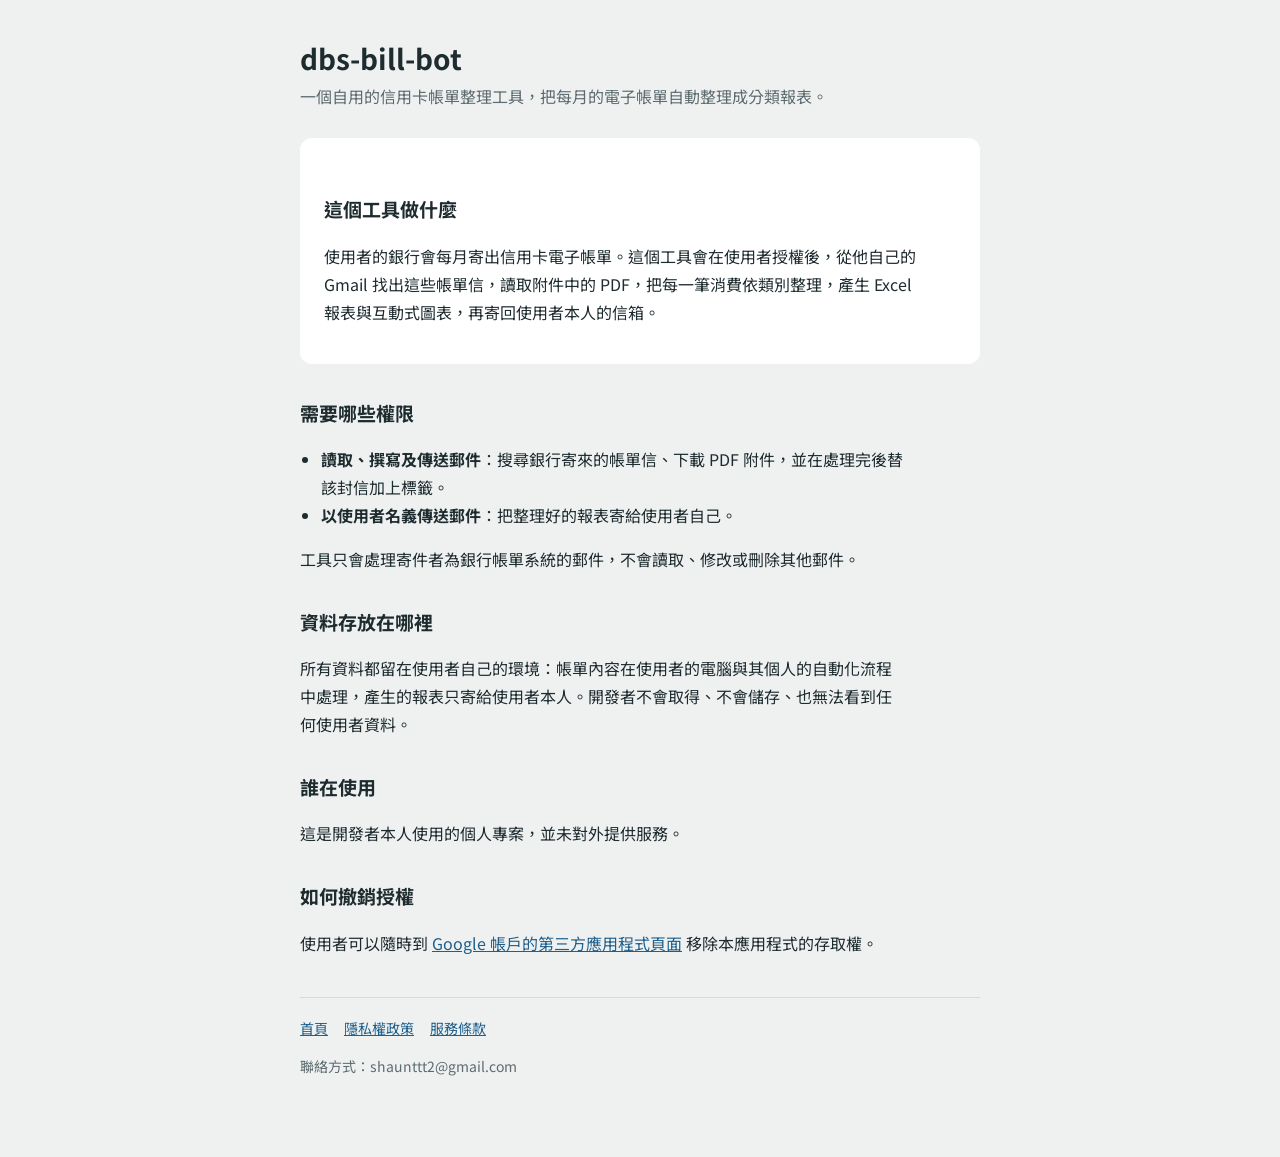
<file: app.html>
<!DOCTYPE html>
<html lang="zh-Hant">
<head>
<meta charset="utf-8">
<meta name="viewport" content="width=device-width, initial-scale=1, viewport-fit=cover">
<title>dbs-bill-bot｜信用卡帳單分析工具</title>
<link href="https://fonts.googleapis.com/css2?family=Noto+Sans+TC:wght@400;500;700&display=swap" rel="stylesheet">
<link rel="stylesheet" href="_style.css">
</head>
<body>
<main>
<h1>dbs-bill-bot</h1>
<p class="lead">一個自用的信用卡帳單整理工具，把每月的電子帳單自動整理成分類報表。</p>

<div class="card">
<h2>這個工具做什麼</h2>
<p>使用者的銀行會每月寄出信用卡電子帳單。這個工具會在使用者授權後，從他自己的 Gmail 找出這些帳單信，讀取附件中的 PDF，把每一筆消費依類別整理，產生 Excel 報表與互動式圖表，再寄回使用者本人的信箱。</p>
</div>

<h2>需要哪些權限</h2>
<ul>
<li><strong>讀取、撰寫及傳送郵件</strong>：搜尋銀行寄來的帳單信、下載 PDF 附件，並在處理完後替該封信加上標籤。</li>
<li><strong>以使用者名義傳送郵件</strong>：把整理好的報表寄給使用者自己。</li>
</ul>
<p>工具只會處理寄件者為銀行帳單系統的郵件，不會讀取、修改或刪除其他郵件。</p>

<h2>資料存放在哪裡</h2>
<p>所有資料都留在使用者自己的環境：帳單內容在使用者的電腦與其個人的自動化流程中處理，產生的報表只寄給使用者本人。開發者不會取得、不會儲存、也無法看到任何使用者資料。</p>

<h2>誰在使用</h2>
<p>這是開發者本人使用的個人專案，並未對外提供服務。</p>

<h2>如何撤銷授權</h2>
<p>使用者可以隨時到 <a href="https://myaccount.google.com/permissions">Google 帳戶的第三方應用程式頁面</a> 移除本應用程式的存取權。</p>
<footer>
<a href="app.html">首頁</a><a href="privacy.html">隱私權政策</a><a href="terms.html">服務條款</a>
<p>聯絡方式：shaunttt2@gmail.com</p>
</footer>
</main>
</body>
</html>
</file>
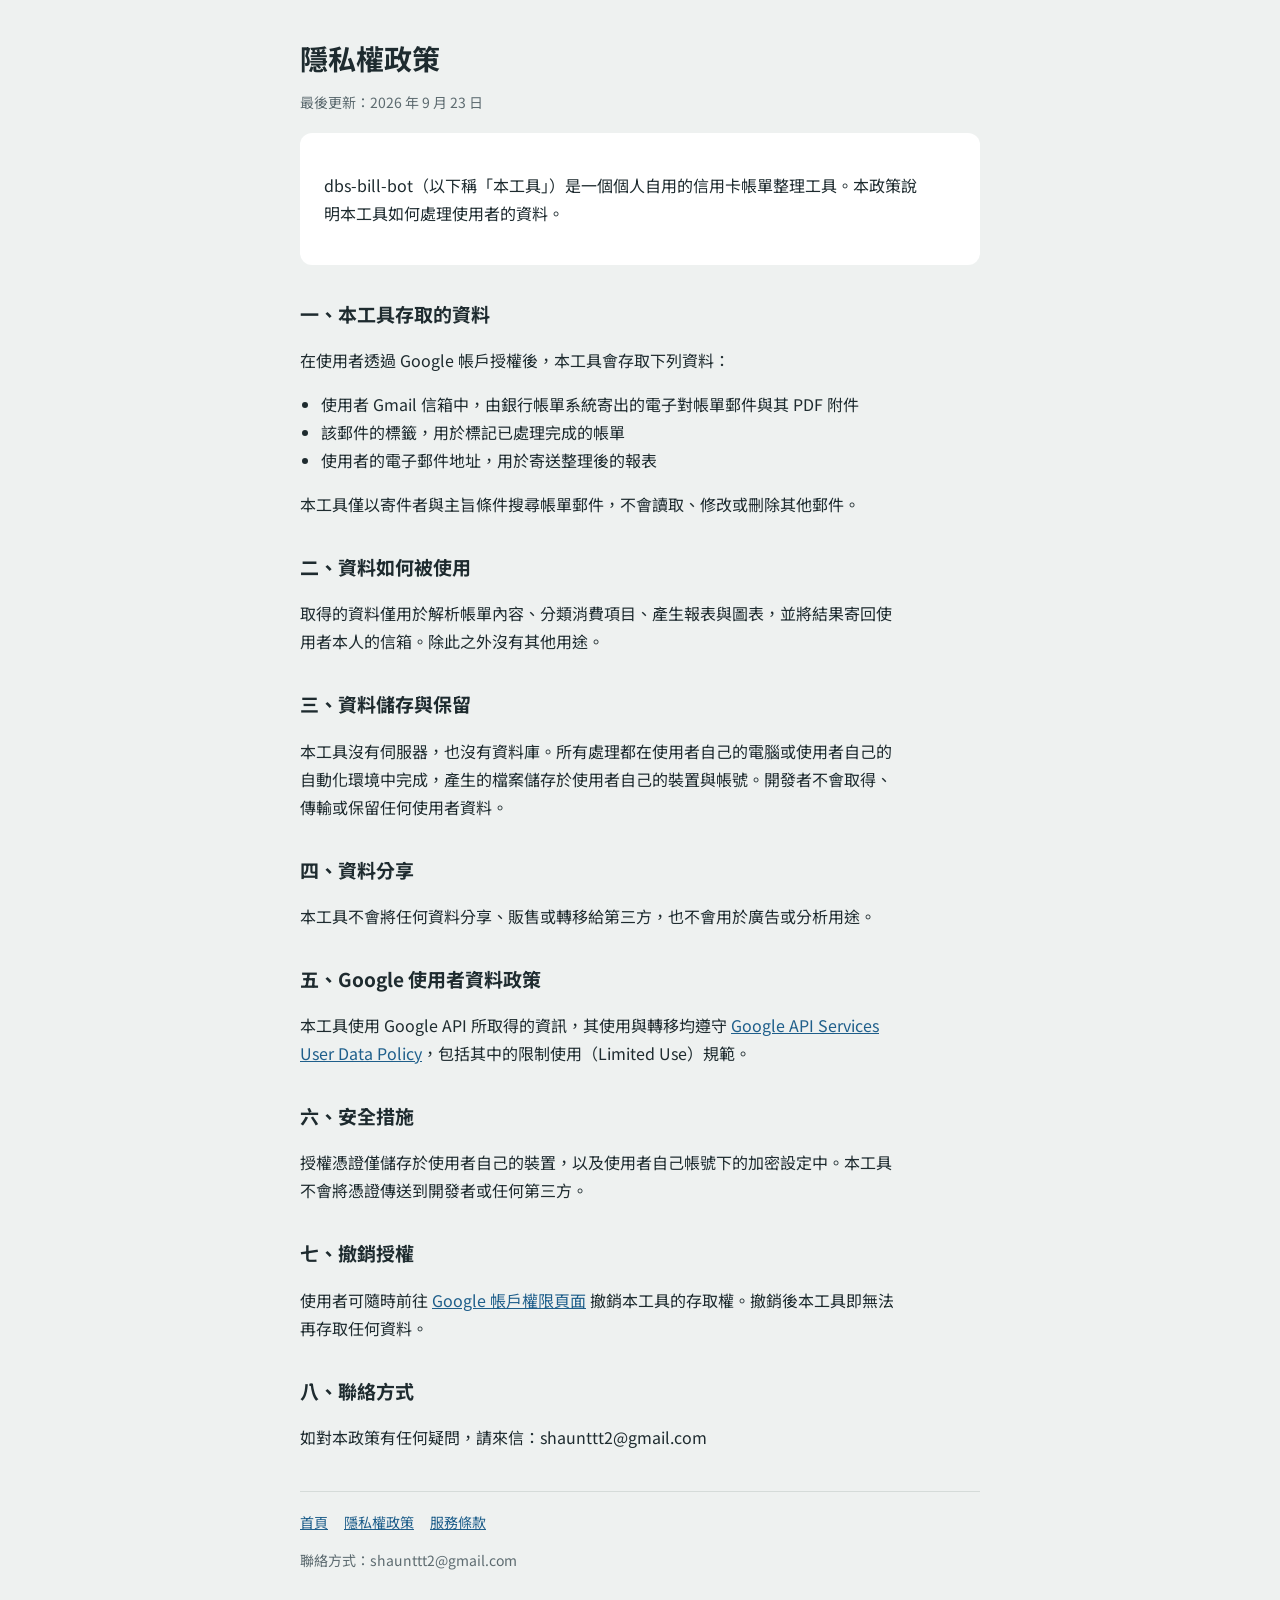
<file: privacy.html>
<!DOCTYPE html>
<html lang="zh-Hant">
<head>
<meta charset="utf-8">
<meta name="viewport" content="width=device-width, initial-scale=1, viewport-fit=cover">
<title>隱私權政策｜dbs-bill-bot</title>
<link href="https://fonts.googleapis.com/css2?family=Noto+Sans+TC:wght@400;500;700&display=swap" rel="stylesheet">
<link rel="stylesheet" href="_style.css">
</head>
<body>
<main>
<h1>隱私權政策</h1>
<p class="updated">最後更新：2026 年 9 月 23 日</p>

<div class="card">
<p>dbs-bill-bot（以下稱「本工具」）是一個個人自用的信用卡帳單整理工具。本政策說明本工具如何處理使用者的資料。</p>
</div>

<h2>一、本工具存取的資料</h2>
<p>在使用者透過 Google 帳戶授權後，本工具會存取下列資料：</p>
<ul>
<li>使用者 Gmail 信箱中，由銀行帳單系統寄出的電子對帳單郵件與其 PDF 附件</li>
<li>該郵件的標籤，用於標記已處理完成的帳單</li>
<li>使用者的電子郵件地址，用於寄送整理後的報表</li>
</ul>
<p>本工具僅以寄件者與主旨條件搜尋帳單郵件，不會讀取、修改或刪除其他郵件。</p>

<h2>二、資料如何被使用</h2>
<p>取得的資料僅用於解析帳單內容、分類消費項目、產生報表與圖表，並將結果寄回使用者本人的信箱。除此之外沒有其他用途。</p>

<h2>三、資料儲存與保留</h2>
<p>本工具沒有伺服器，也沒有資料庫。所有處理都在使用者自己的電腦或使用者自己的自動化環境中完成，產生的檔案儲存於使用者自己的裝置與帳號。開發者不會取得、傳輸或保留任何使用者資料。</p>

<h2>四、資料分享</h2>
<p>本工具不會將任何資料分享、販售或轉移給第三方，也不會用於廣告或分析用途。</p>

<h2>五、Google 使用者資料政策</h2>
<p>本工具使用 Google API 所取得的資訊，其使用與轉移均遵守 <a href="https://developers.google.com/terms/api-services-user-data-policy">Google API Services User Data Policy</a>，包括其中的限制使用（Limited Use）規範。</p>

<h2>六、安全措施</h2>
<p>授權憑證僅儲存於使用者自己的裝置，以及使用者自己帳號下的加密設定中。本工具不會將憑證傳送到開發者或任何第三方。</p>

<h2>七、撤銷授權</h2>
<p>使用者可隨時前往 <a href="https://myaccount.google.com/permissions">Google 帳戶權限頁面</a> 撤銷本工具的存取權。撤銷後本工具即無法再存取任何資料。</p>

<h2>八、聯絡方式</h2>
<p>如對本政策有任何疑問，請來信：shaunttt2@gmail.com</p>
<footer>
<a href="app.html">首頁</a><a href="privacy.html">隱私權政策</a><a href="terms.html">服務條款</a>
<p>聯絡方式：shaunttt2@gmail.com</p>
</footer>
</main>
</body>
</html>
</file>
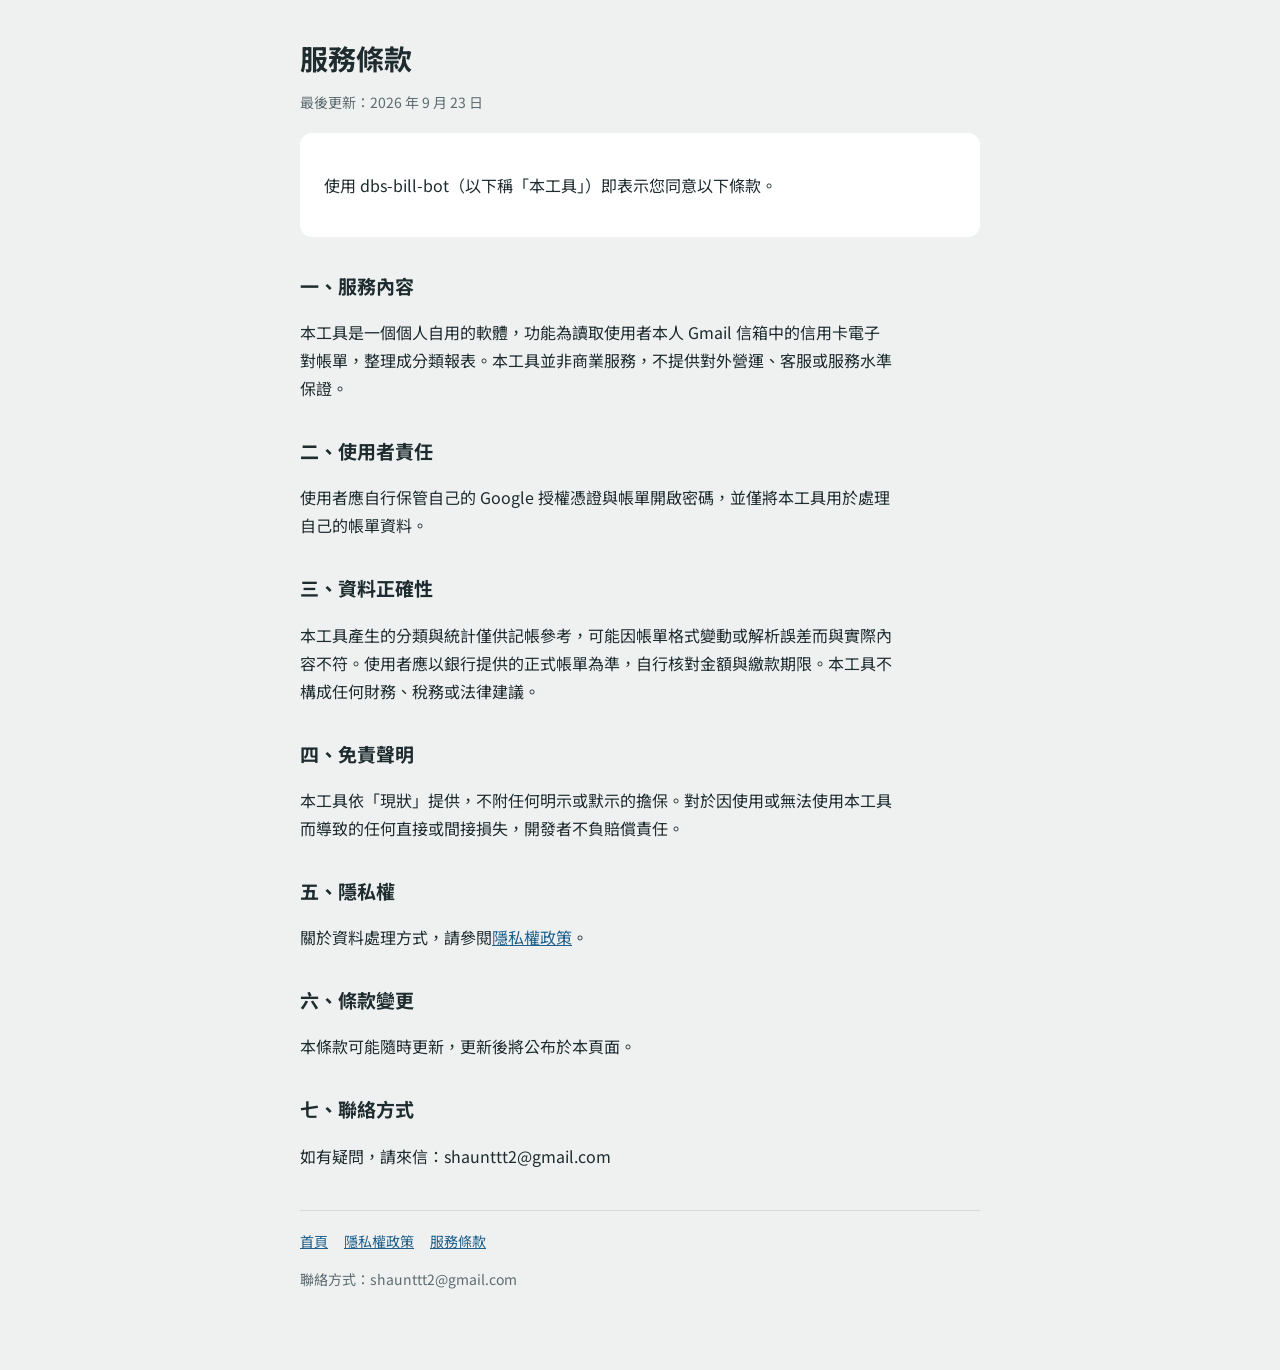
<file: terms.html>
<!DOCTYPE html>
<html lang="zh-Hant">
<head>
<meta charset="utf-8">
<meta name="viewport" content="width=device-width, initial-scale=1, viewport-fit=cover">
<title>服務條款｜dbs-bill-bot</title>
<link href="https://fonts.googleapis.com/css2?family=Noto+Sans+TC:wght@400;500;700&display=swap" rel="stylesheet">
<link rel="stylesheet" href="_style.css">
</head>
<body>
<main>
<h1>服務條款</h1>
<p class="updated">最後更新：2026 年 9 月 23 日</p>

<div class="card">
<p>使用 dbs-bill-bot（以下稱「本工具」）即表示您同意以下條款。</p>
</div>

<h2>一、服務內容</h2>
<p>本工具是一個個人自用的軟體，功能為讀取使用者本人 Gmail 信箱中的信用卡電子對帳單，整理成分類報表。本工具並非商業服務，不提供對外營運、客服或服務水準保證。</p>

<h2>二、使用者責任</h2>
<p>使用者應自行保管自己的 Google 授權憑證與帳單開啟密碼，並僅將本工具用於處理自己的帳單資料。</p>

<h2>三、資料正確性</h2>
<p>本工具產生的分類與統計僅供記帳參考，可能因帳單格式變動或解析誤差而與實際內容不符。使用者應以銀行提供的正式帳單為準，自行核對金額與繳款期限。本工具不構成任何財務、稅務或法律建議。</p>

<h2>四、免責聲明</h2>
<p>本工具依「現狀」提供，不附任何明示或默示的擔保。對於因使用或無法使用本工具而導致的任何直接或間接損失，開發者不負賠償責任。</p>

<h2>五、隱私權</h2>
<p>關於資料處理方式，請參閱<a href="privacy.html">隱私權政策</a>。</p>

<h2>六、條款變更</h2>
<p>本條款可能隨時更新，更新後將公布於本頁面。</p>

<h2>七、聯絡方式</h2>
<p>如有疑問，請來信：shaunttt2@gmail.com</p>
<footer>
<a href="app.html">首頁</a><a href="privacy.html">隱私權政策</a><a href="terms.html">服務條款</a>
<p>聯絡方式：shaunttt2@gmail.com</p>
</footer>
</main>
</body>
</html>
</file>
<file: _style.css>
:root{--bg:#EEF1F0;--panel:#fff;--ink:#1E2B2F;--muted:#5D6B70;--rule:#D5DBD9;--accent:#1F5F8B;
  box-sizing:border-box;padding-top:env(safe-area-inset-top,0px);padding-bottom:env(safe-area-inset-bottom,0px)}
@media (prefers-color-scheme:dark){:root:not([data-theme="light"]){--bg:#141A1C;--panel:#1C2427;--ink:#E6ECEA;--muted:#9AA8AC;--rule:#2E3A3E;--accent:#6FB0DE}}
*,*::before,*::after{box-sizing:inherit}
body{margin:0;background:var(--bg);color:var(--ink);font-family:"Noto Sans TC","PingFang TC","Microsoft JhengHei",sans-serif;font-size:16px;line-height:1.75}
main{max-width:720px;margin:0 auto;padding:40px 20px 64px}
h1{font-size:28px;line-height:1.3;margin:0 0 6px}
h2{font-size:19px;margin:32px 0 8px}
p,li{max-width:66ch}
.lead{color:var(--muted);margin:0 0 28px}
.card{background:var(--panel);border-radius:12px;padding:22px 24px;margin:18px 0}
a{color:var(--accent)}
ul{padding-left:1.3em}
footer{margin-top:40px;padding-top:18px;border-top:1px solid var(--rule);color:var(--muted);font-size:14px}
footer a{margin-right:16px}
.updated{color:var(--muted);font-size:14px}
</file>
